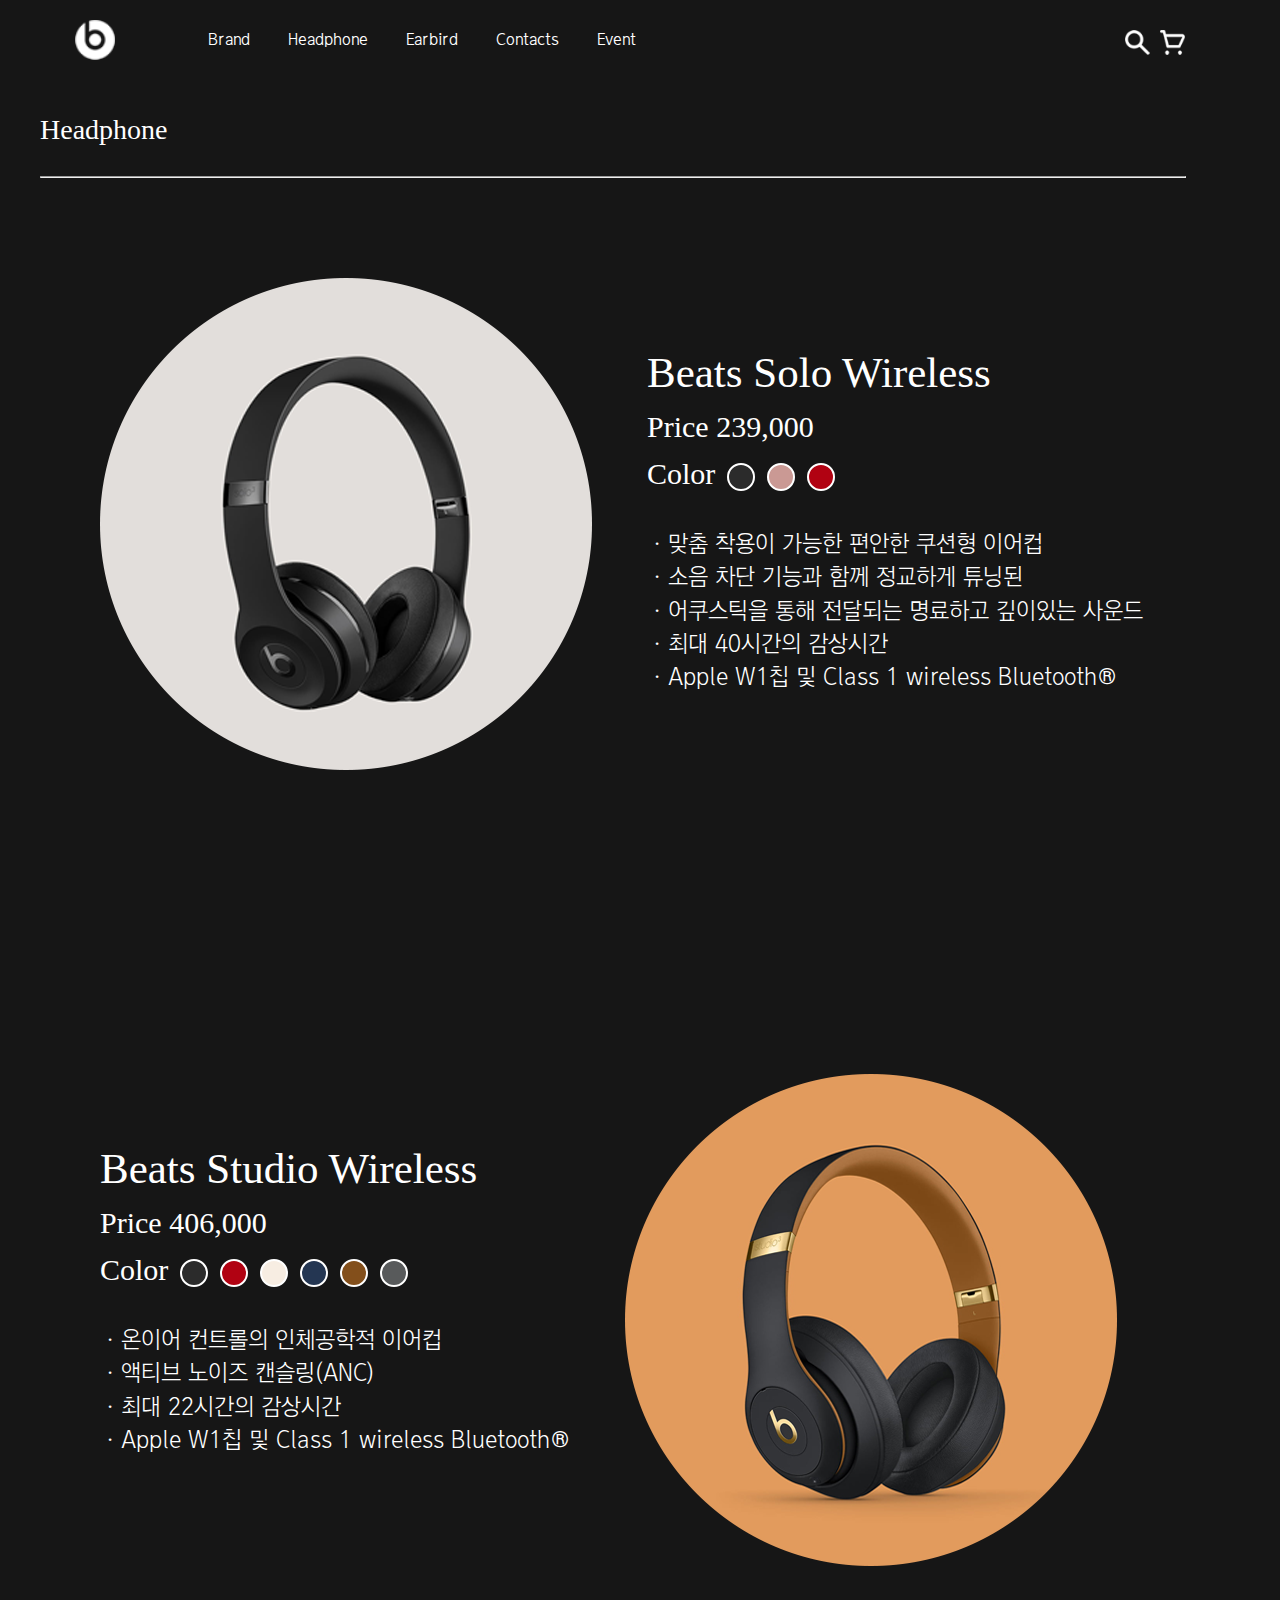
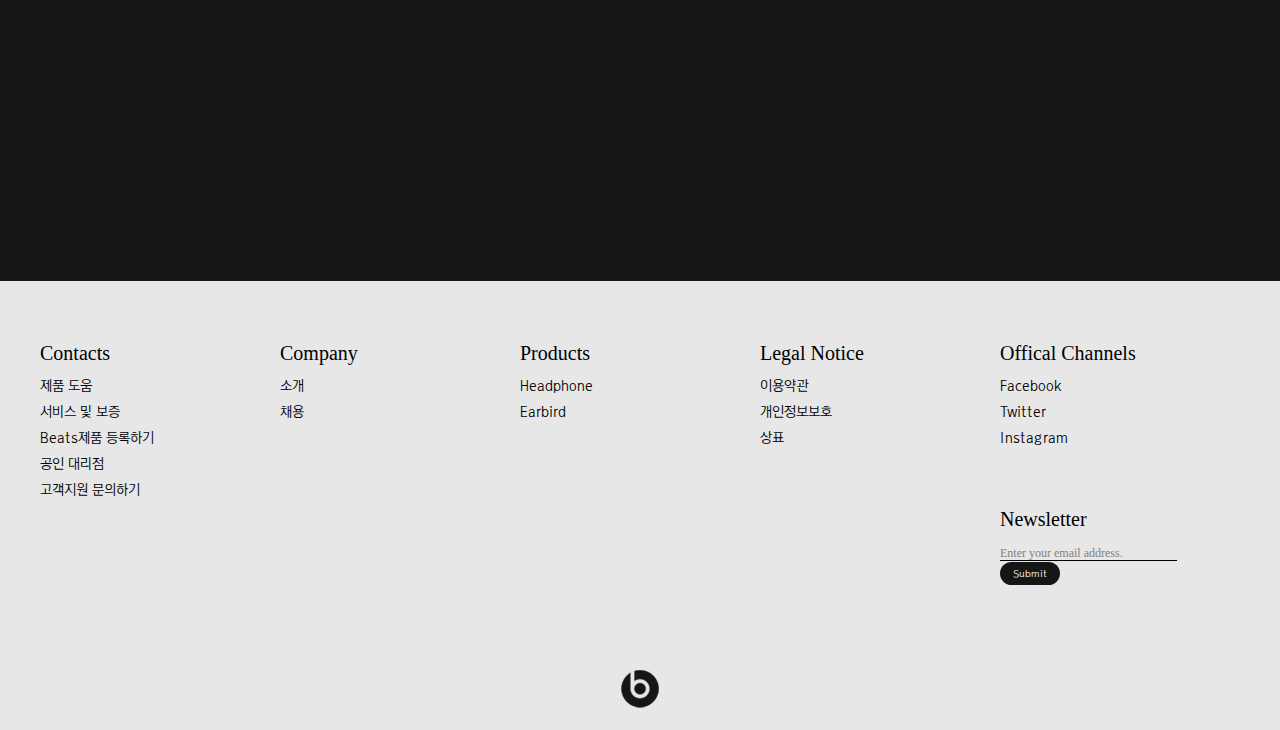
<file: index2.html>
<!DOCTYPE html>
<html lang="en">
  <head>
    <meta charset="UTF-8" />
    <meta http-equiv="X-UA-Compatible" content="IE=edge" />
    <meta name="viewport" content="width=device-width, initial-scale=1.0" />
    <title>닥터드레 코리아</title>
    <link href="style.css" rel="stylesheet" />
    <link rel="shortcut icon" href="파비콘.png" />
    <style></style>
  </head>
  <body>
    <div id="skip">
      <a>본문 바로가기</a>
      <!--skipnav-->
    </div>
    <div class="all">
      <div id="header">
        <h1>
          <a href="index.html"><img src="img/로고3.png" alt="로고" /></a>
        </h1>
        <div class="nav">
          <ul>
            <li><a href="#">Brand</a></li>
            <li><a href="index2.html">Headphone</a></li>
            <li><a href="index3.html">Earbird</a></li>
            <li><a href="#">Contacts</a></li>
            <li><a href="index5.html">Event</a></li>
          </ul>
        </div>
        <div class="aside">
          <ul>
            <li>
              <a href="#"><img src="img/아이콘1.png" alt="검색" /></a>
            </li>
            <li>
              <a href="#"><img src="img/아이콘2.png" alt="구매" /></a>
            </li>
          </ul>
        </div>
      </div>
      <div id="headphone">
        <span>Headphone</span>
        <hr />
        <ul>
          <li class="left">
            <shield
              ><a href="#"
                ><img src="img/이미지2.png" alt="헤드폰" /><plus
                  >자세히 보기</plus
                ></a
              ></shield
            >
            <wrap>
              <h2><a href="#">Beats Solo Wireless</a></h2>
              <h3>Price 239,000</h3>
              <h4>
                Color
                <ul class="circle">
                  <li></li>
                  <li></li>
                  <li></li>
                </ul>
              </h4>
              <h5>
                ·맞춤 착용이 가능한 편안한 쿠션형 이어컵<br />·소음 차단 기능과
                함께 정교하게 튜닝된<br />·어쿠스틱을 통해 전달되는 명료하고
                깊이있는 사운드<br />·최대 40시간의 감상시간 <br />·Apple W1칩
                및 Class 1 wireless Bluetooth®
              </h5>
            </wrap>
          </li>
          <li class="right">
            <wrap>
              <h2><a href="index4.html">Beats Studio Wireless</a></h2>
              <h3>Price 406,000</h3>
              <h4>
                Color
                <ul class="circle">
                  <li></li>
                  <li></li>
                  <li></li>
                  <li></li>
                  <li></li>
                  <li></li>
                </ul>
              </h4>
              <h5>
                ·온이어 컨트롤의 인체공학적 이어컵<br />·액티브 노이즈
                캔슬링(ANC)<br />·최대 22시간의 감상시간<br />·Apple W1칩 및
                Class 1 wireless Bluetooth®
              </h5>
            </wrap>
            <shield
              ><a href="index4.html"
                ><img src="img/이미지5.png" alt="헤드폰2" /><plus
                  >자세히 보기</plus
                ></a
              ></shield
            >
          </li>
        </ul>
      </div>
    </div>
    <div class="wrap4">
      <div id="footer">
        <div class="nav2">
          <div class="line">
            <div class="contact">
              <ul>
                <li>Contacts</li>
                <li><a href="#">제품 도움</a></li>
                <li><a href="#">서비스 및 보증</a></li>
                <li><a href="#">Beats제품 등록하기</a></li>
                <li><a href="#">공인 대리점</a></li>
                <li><a href="#">고객지원 문의하기</a></li>
              </ul>
            </div>
            <div class="company">
              <ul>
                <li>Company</li>
                <li><a href="#">소개</a></li>
                <li><a href="#">채용</a></li>
              </ul>
            </div>
            <div class="prod">
              <ul>
                <li>Products</li>
                <li><a href="#">Headphone</a></li>
                <li><a href="#">Earbird</a></li>
              </ul>
            </div>
            <div class="notice">
              <ul>
                <li>Legal Notice</li>
                <li><a href="#">이용약관</a></li>
                <li><a href="#">개인정보보호</a></li>
                <li><a href="#">상표</a></li>
              </ul>
            </div>
            <div class="channel">
              <ul>
                <li>Offical Channels</li>
                <li><a href="#">Facebook</a></li>
                <li><a href="#">Twitter</a></li>
                <li><a href="#">Instagram</a></li>
              </ul>
            </div>
          </div>
          <div class="news">
            <p>Newsletter</p>
            <form>
              <input type="text" placeholder="Enter your email address." />
              <button>Submit</button>
            </form>
          </div>
        </div>
        <h1><img src="img/로고2.png" alt="로고2" /></h1>
      </div>
    </div>
  </body>
</html>
</file>
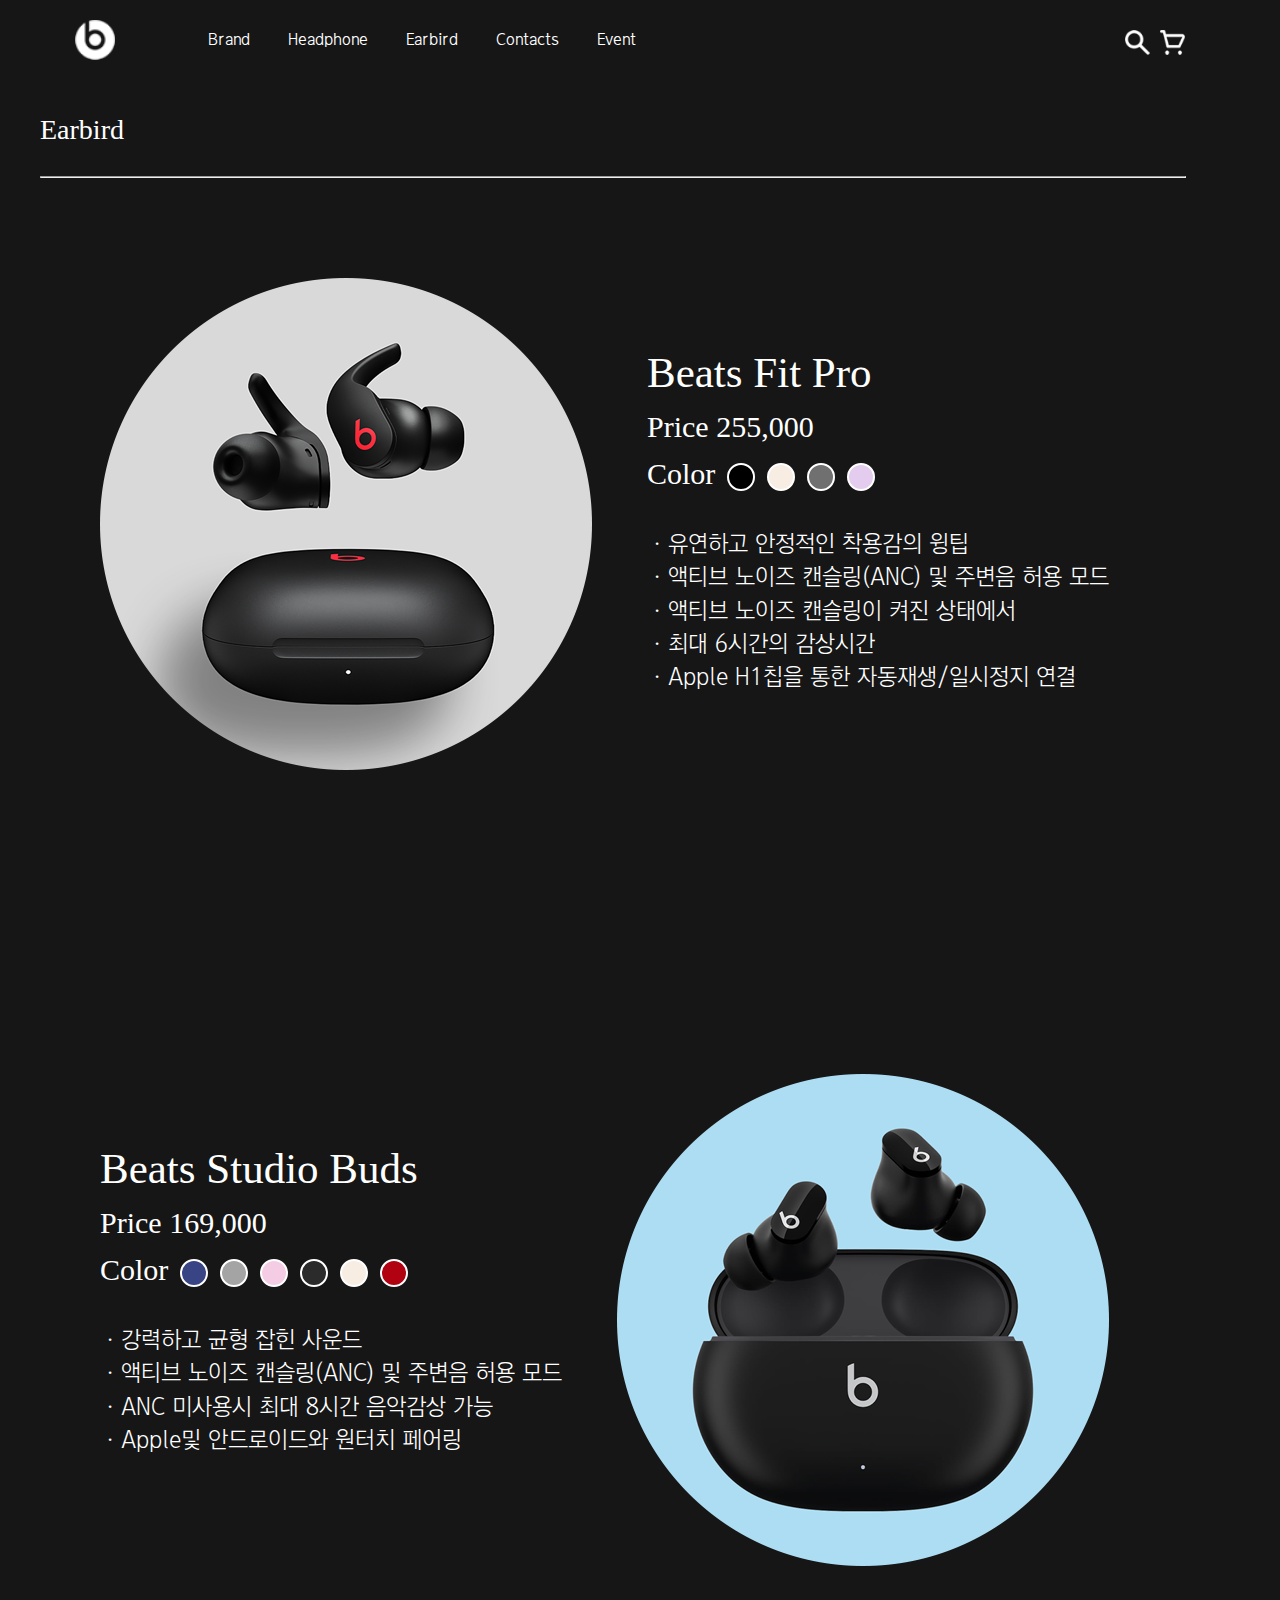
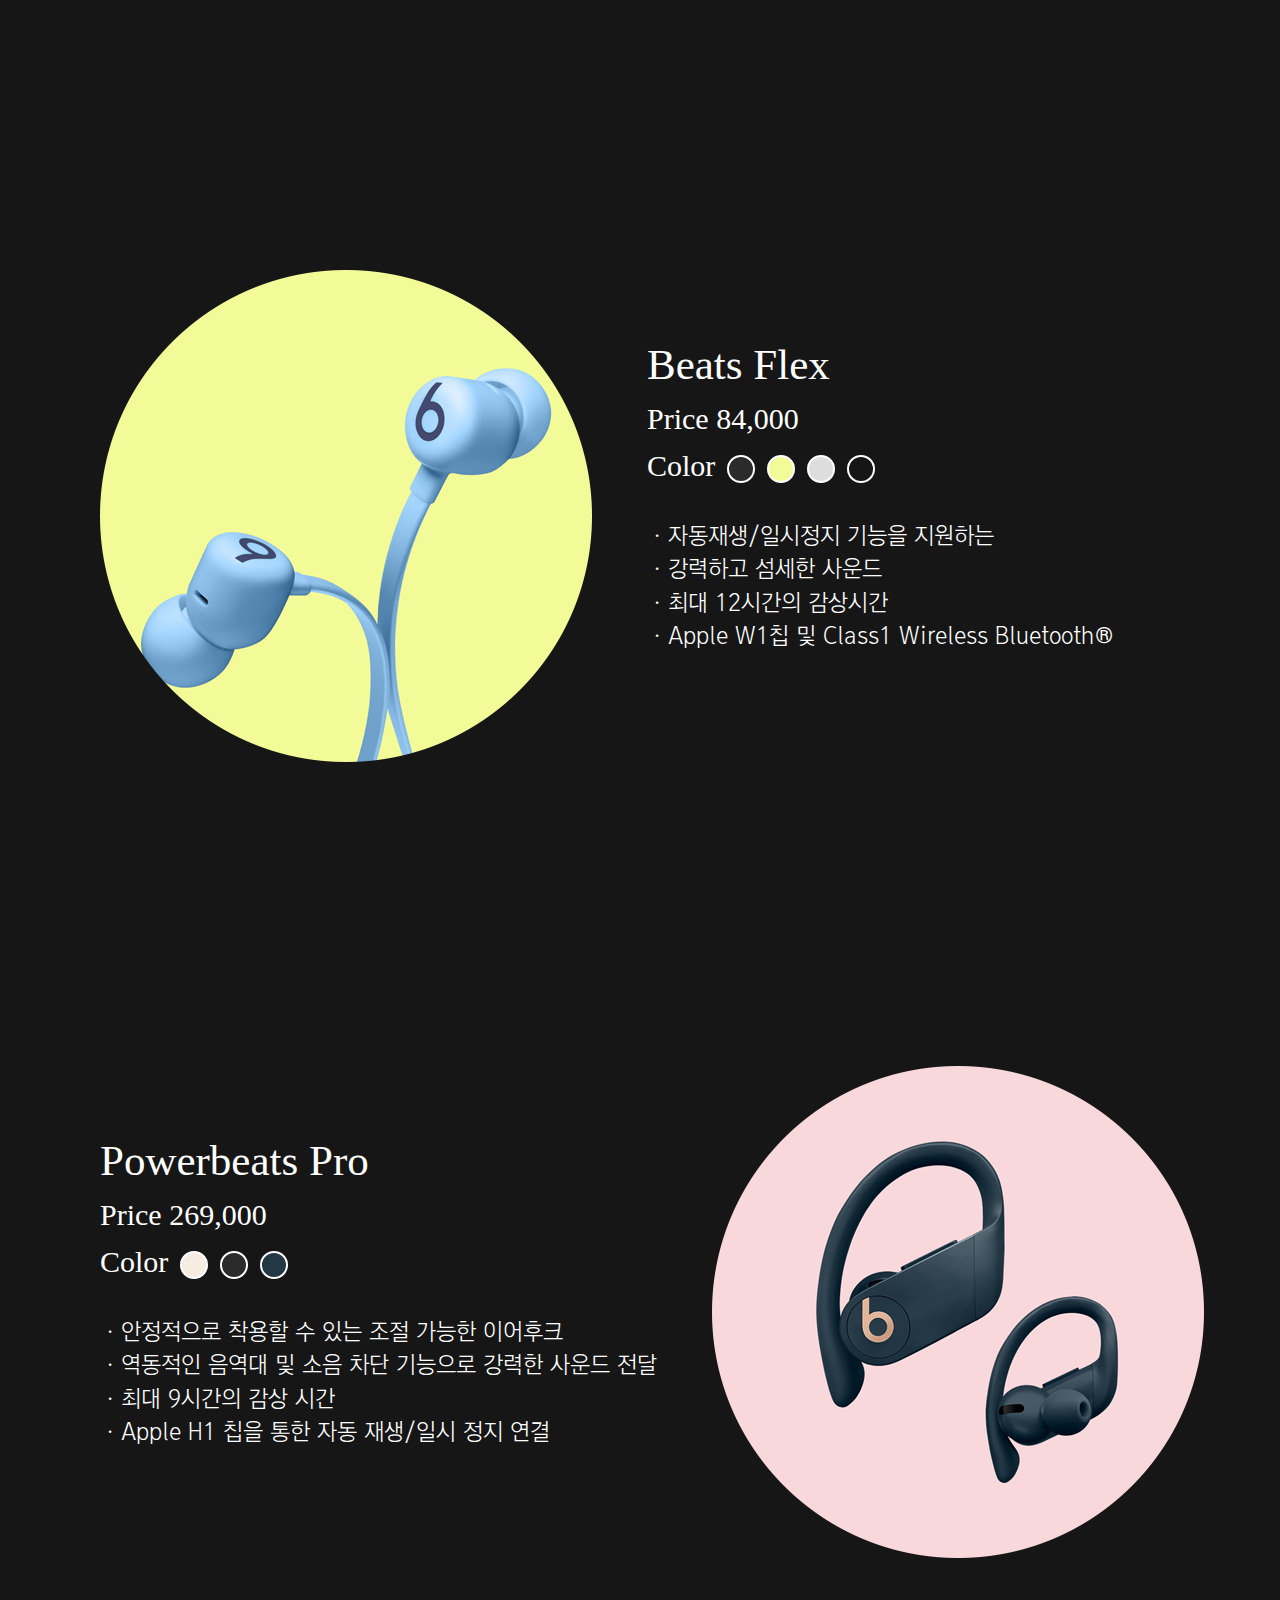
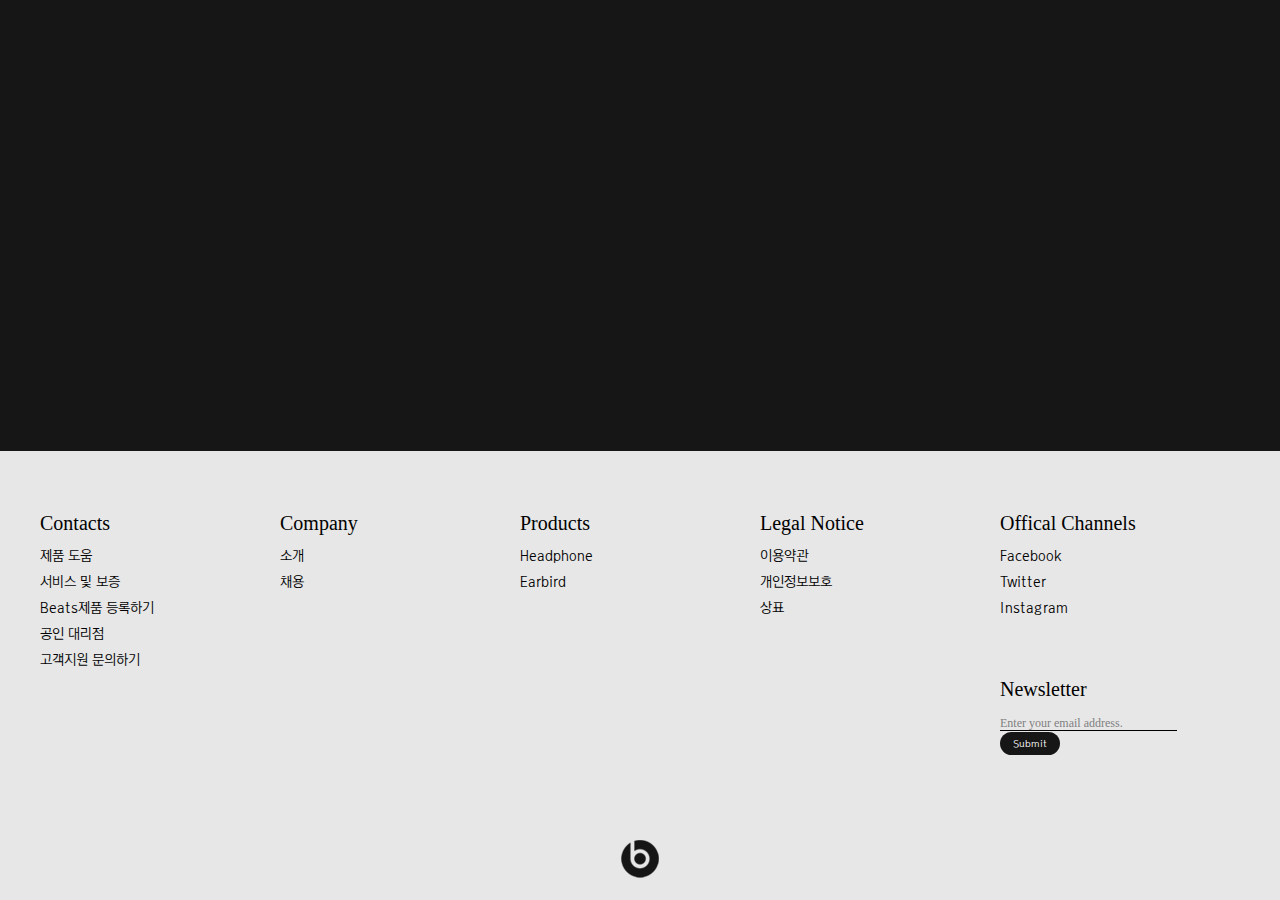
<file: index3.html>
<!DOCTYPE html>
<html lang="en">
  <head>
    <meta charset="UTF-8" />
    <meta http-equiv="X-UA-Compatible" content="IE=edge" />
    <meta name="viewport" content="width=device-width, initial-scale=1.0" />
    <title>닥터드레 코리아</title>
    <link href="style.css" rel="stylesheet" />
    <link rel="shortcut icon" href="파비콘.png" />
    <style></style>
  </head>
  <body>
    <div id="skip">
      <a>본문 바로가기</a>
      <!--skipnav-->
    </div>
    <div class="all">
      <div id="header">
        <h1>
          <a href="index.html"><img src="img/로고3.png" alt="로고" /></a>
        </h1>
        <div class="nav">
          <ul>
            <li><a href="#">Brand</a></li>
            <li><a href="index2.html">Headphone</a></li>
            <li><a href="index3.html">Earbird</a></li>
            <li><a href="#">Contacts</a></li>
            <li><a href="index5.html">Event</a></li>
          </ul>
        </div>
        <div class="aside">
          <ul>
            <li>
              <a href="#"><img src="img/아이콘1.png" alt="검색" /></a>
            </li>
            <li>
              <a href="#"><img src="img/아이콘2.png" alt="구매" /></a>
            </li>
          </ul>
        </div>
      </div>
      <div id="earbird">
        <span>Earbird</span>
        <hr />
        <ul>
          <li class="left">
            <shield
              ><a href="#"
                ><img src="img/이미지3.png" alt="이어버드" /><plus
                  >자세히 보기</plus
                ></a
              ></shield
            >
            <wrap>
              <h2><a href="#">Beats Fit Pro</a></h2>
              <h3>Price 255,000</h3>
              <h4>
                Color
                <ul class="circle">
                  <li></li>
                  <li></li>
                  <li></li>
                  <li></li>
                </ul>
              </h4>
              <h5>
                ·유연하고 안정적인 착용감의 윙팁<br />·액티브 노이즈 캔슬링(ANC)
                및 주변음 허용 모드<br />·액티브 노이즈 캔슬링이 켜진
                상태에서<br />·최대 6시간의 감상시간 <br />·Apple H1칩을 통한
                자동재생/일시정지 연결
              </h5>
            </wrap>
          </li>
          <li class="right">
            <wrap>
              <h2><a href="#">Beats Studio Buds</a></h2>
              <h3>Price 169,000</h3>
              <h4>
                Color
                <ul class="circle">
                  <li></li>
                  <li></li>
                  <li></li>
                  <li></li>
                  <li></li>
                  <li></li>
                </ul>
              </h4>
              <h5>
                ·강력하고 균형 잡힌 사운드<br />·액티브 노이즈 캔슬링(ANC) 및
                주변음 허용 모드<br />·ANC 미사용시 최대 8시간 음악감상 가능<br />·Apple및
                안드로이드와 원터치 페어링
              </h5>
            </wrap>
            <shield
              ><a href="#"
                ><img src="img/이미지6.png" alt="이어버드2" /><plus
                  >자세히 보기</plus
                ></a
              ></shield
            >
          </li>
          <li class="left2">
            <shield
              ><a href="#"
                ><img src="img/이미지7.png" alt="이어버드3" /><plus
                  >자세히 보기</plus
                ></a
              ></shield
            >
            <wrap>
              <h2><a href="#">Beats Flex</a></h2>
              <h3>Price 84,000</h3>
              <h4>
                Color
                <ul class="circle">
                  <li></li>
                  <li></li>
                  <li></li>
                  <li></li>
                </ul>
              </h4>
              <h5>
                ·자동재생/일시정지 기능을 지원하는<br />·강력하고 섬세한
                사운드<br />·최대 12시간의 감상시간<br />·Apple W1칩 및 Class1
                Wireless Bluetooth®
              </h5>
            </wrap>
          </li>
          <li class="right2">
            <wrap>
              <h2><a href="#">Powerbeats Pro</a></h2>
              <h3>Price 269,000</h3>
              <h4>
                Color
                <ul class="circle">
                  <li></li>
                  <li></li>
                  <li></li>
                </ul>
              </h4>
              <h5>
                ·안정적으로 착용할 수 있는 조절 가능한 이어후크<br />·역동적인
                음역대 및 소음 차단 기능으로 강력한 사운드 전달<br />·최대
                9시간의 감상 시간<br />·Apple H1 칩을 통한 자동 재생/일시 정지
                연결
              </h5>
            </wrap>
            <shield
              ><a href="#"
                ><img src="img/이미지8.png" alt="이어버드2" /><plus
                  >자세히 보기</plus
                ></a
              ></shield
            >
          </li>
        </ul>
      </div>
    </div>
    <div class="wrap4">
      <div id="footer">
        <div class="nav2">
          <div class="line">
            <div class="contact">
              <ul>
                <li>Contacts</li>
                <li><a href="#">제품 도움</a></li>
                <li><a href="#">서비스 및 보증</a></li>
                <li><a href="#">Beats제품 등록하기</a></li>
                <li><a href="#">공인 대리점</a></li>
                <li><a href="#">고객지원 문의하기</a></li>
              </ul>
            </div>
            <div class="company">
              <ul>
                <li>Company</li>
                <li><a href="#">소개</a></li>
                <li><a href="#">채용</a></li>
              </ul>
            </div>
            <div class="prod">
              <ul>
                <li>Products</li>
                <li><a href="#">Headphone</a></li>
                <li><a href="#">Earbird</a></li>
              </ul>
            </div>
            <div class="notice">
              <ul>
                <li>Legal Notice</li>
                <li><a href="#">이용약관</a></li>
                <li><a href="#">개인정보보호</a></li>
                <li><a href="#">상표</a></li>
              </ul>
            </div>
            <div class="channel">
              <ul>
                <li>Offical Channels</li>
                <li><a href="#">Facebook</a></li>
                <li><a href="#">Twitter</a></li>
                <li><a href="#">Instagram</a></li>
              </ul>
            </div>
          </div>
          <div class="news">
            <p>Newsletter</p>
            <form>
              <input type="text" placeholder="Enter your email address." />
              <button>Submit</button>
            </form>
          </div>
        </div>
        <h1><img src="img/로고2.png" alt="로고2" /></h1>
      </div>
    </div>
  </body>
</html>
</file>
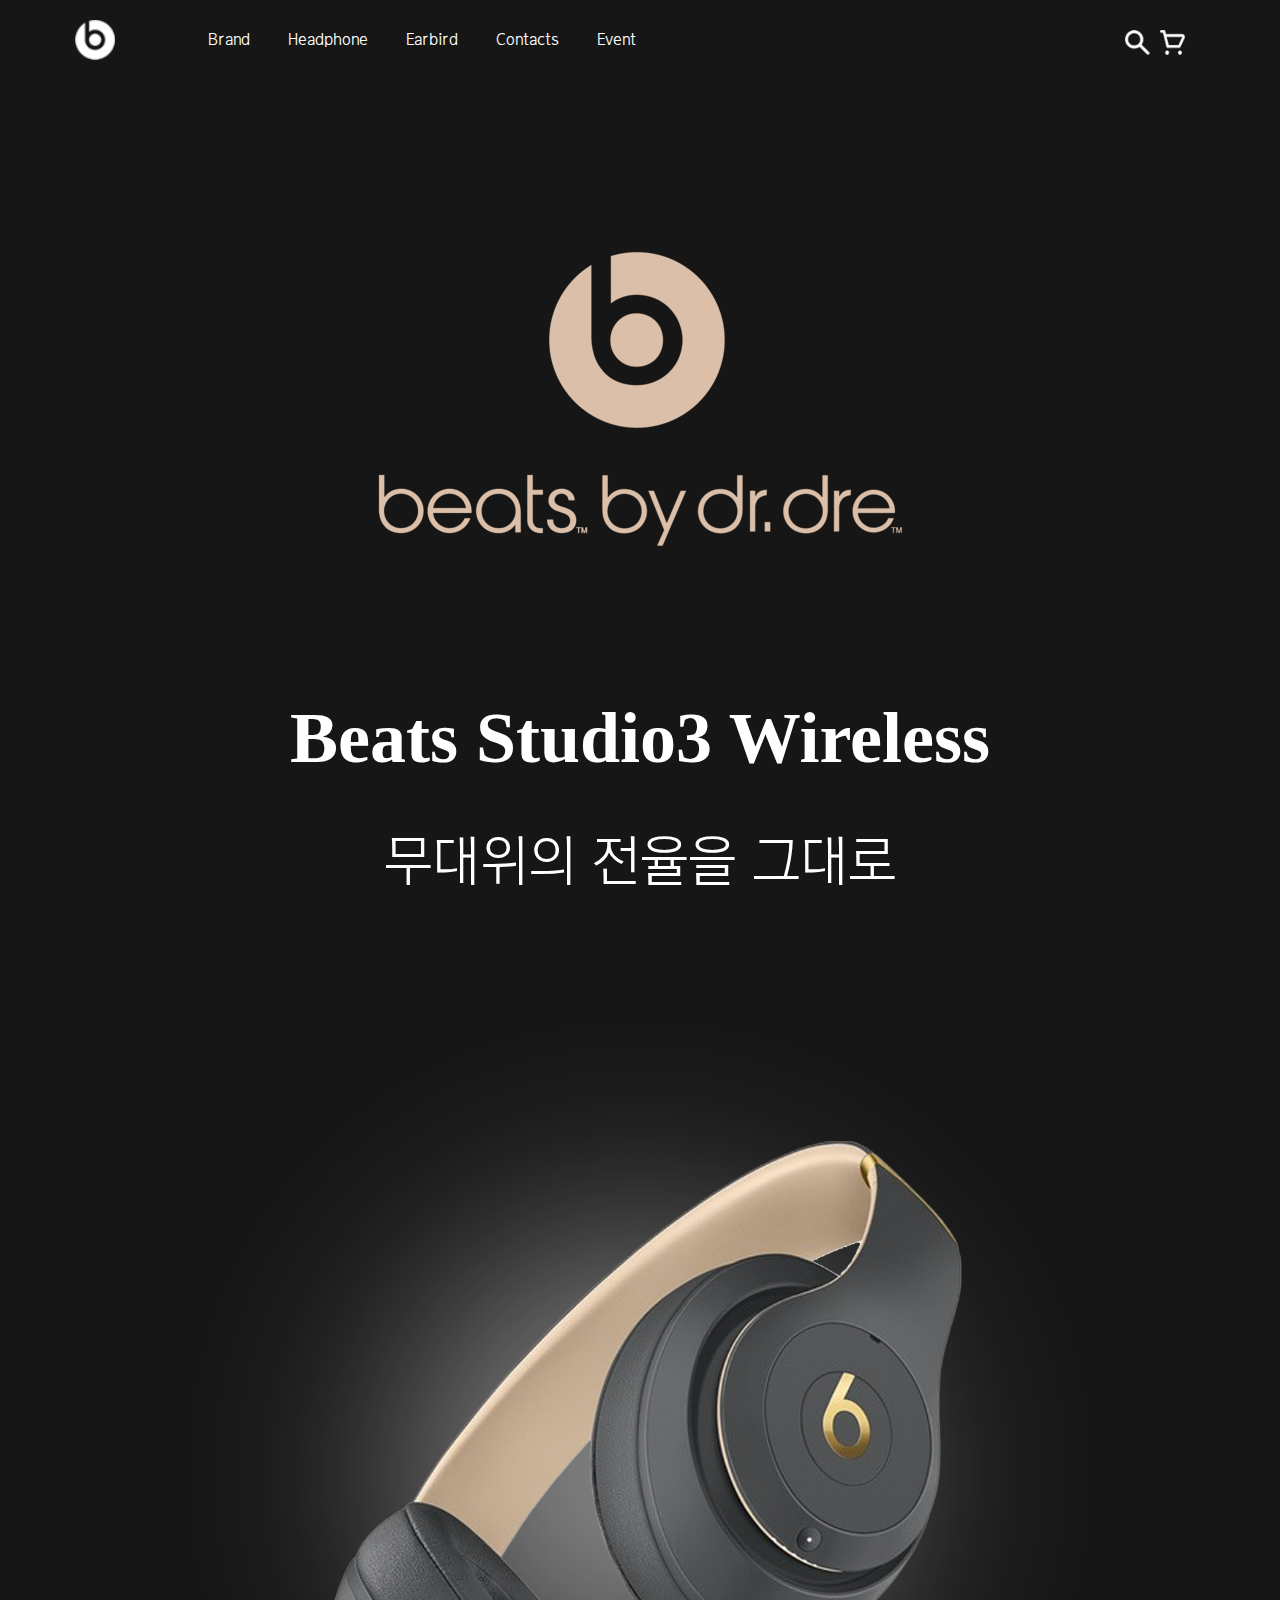
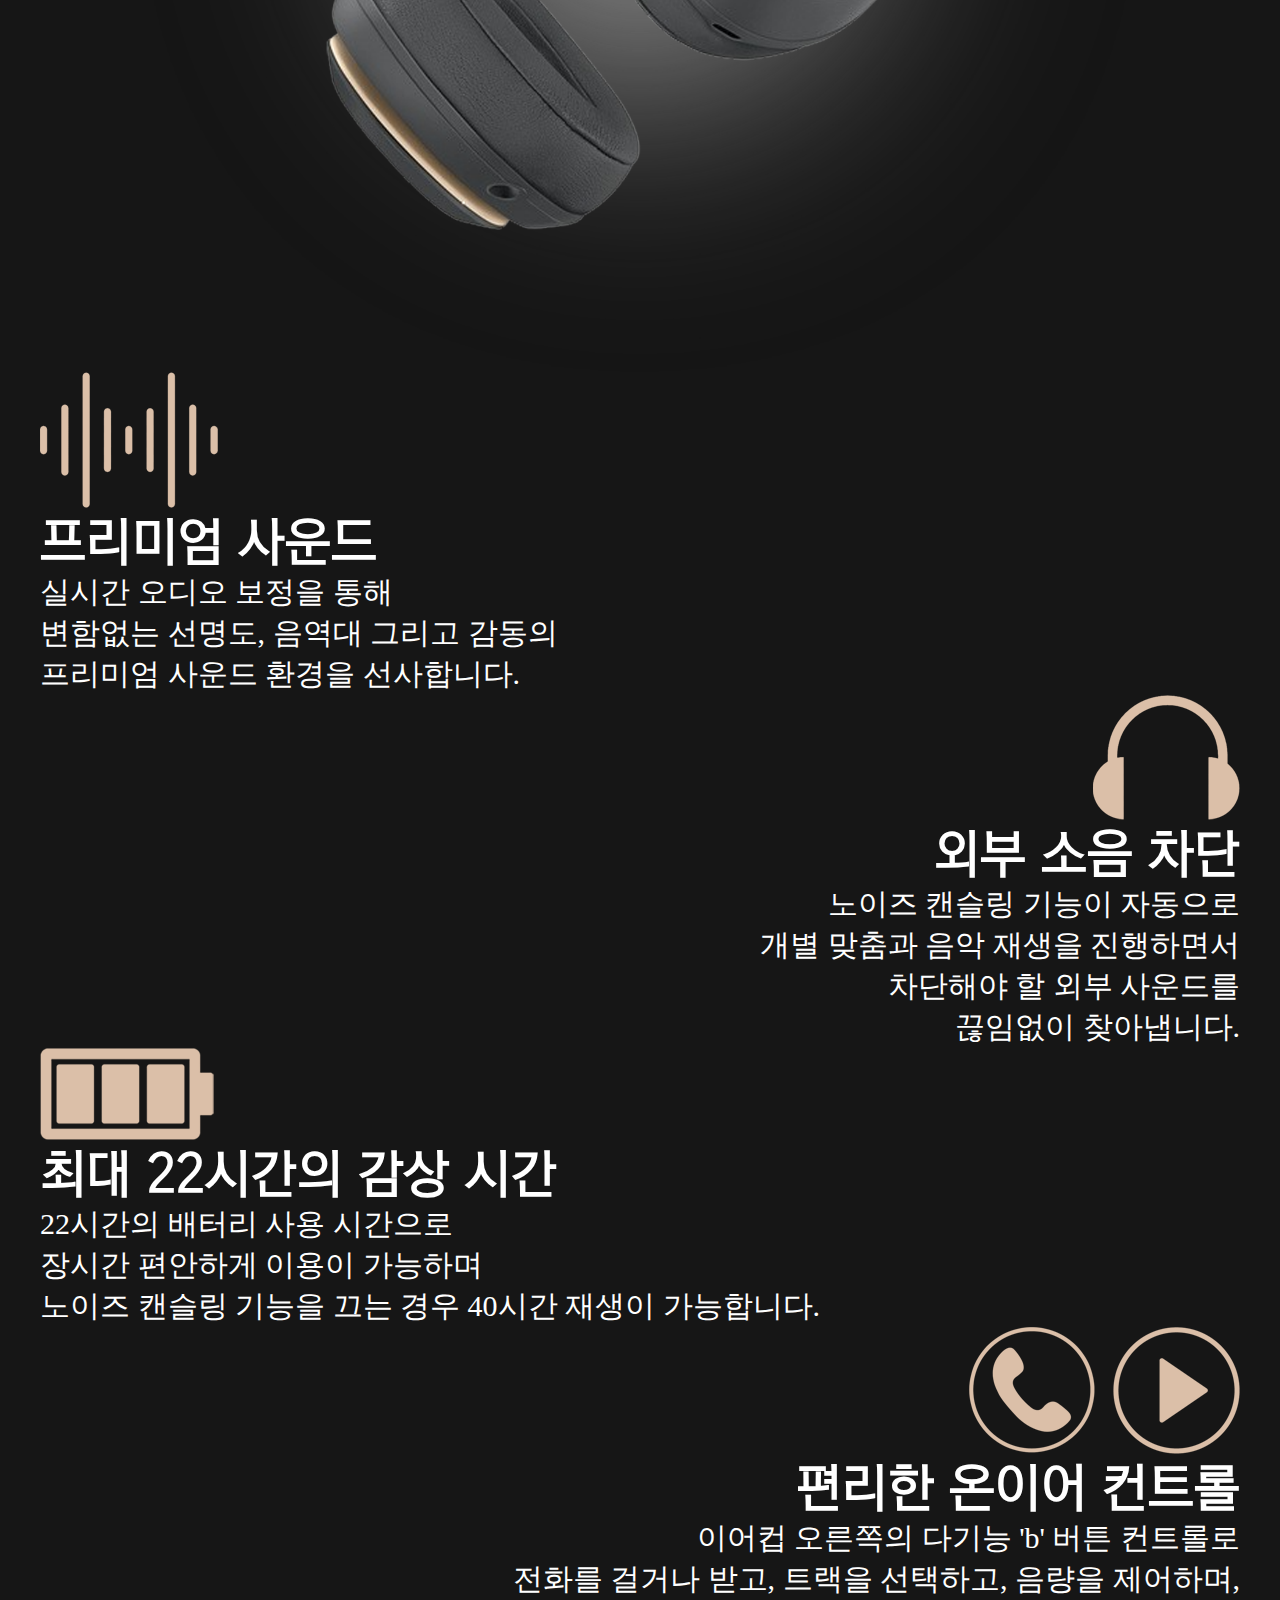
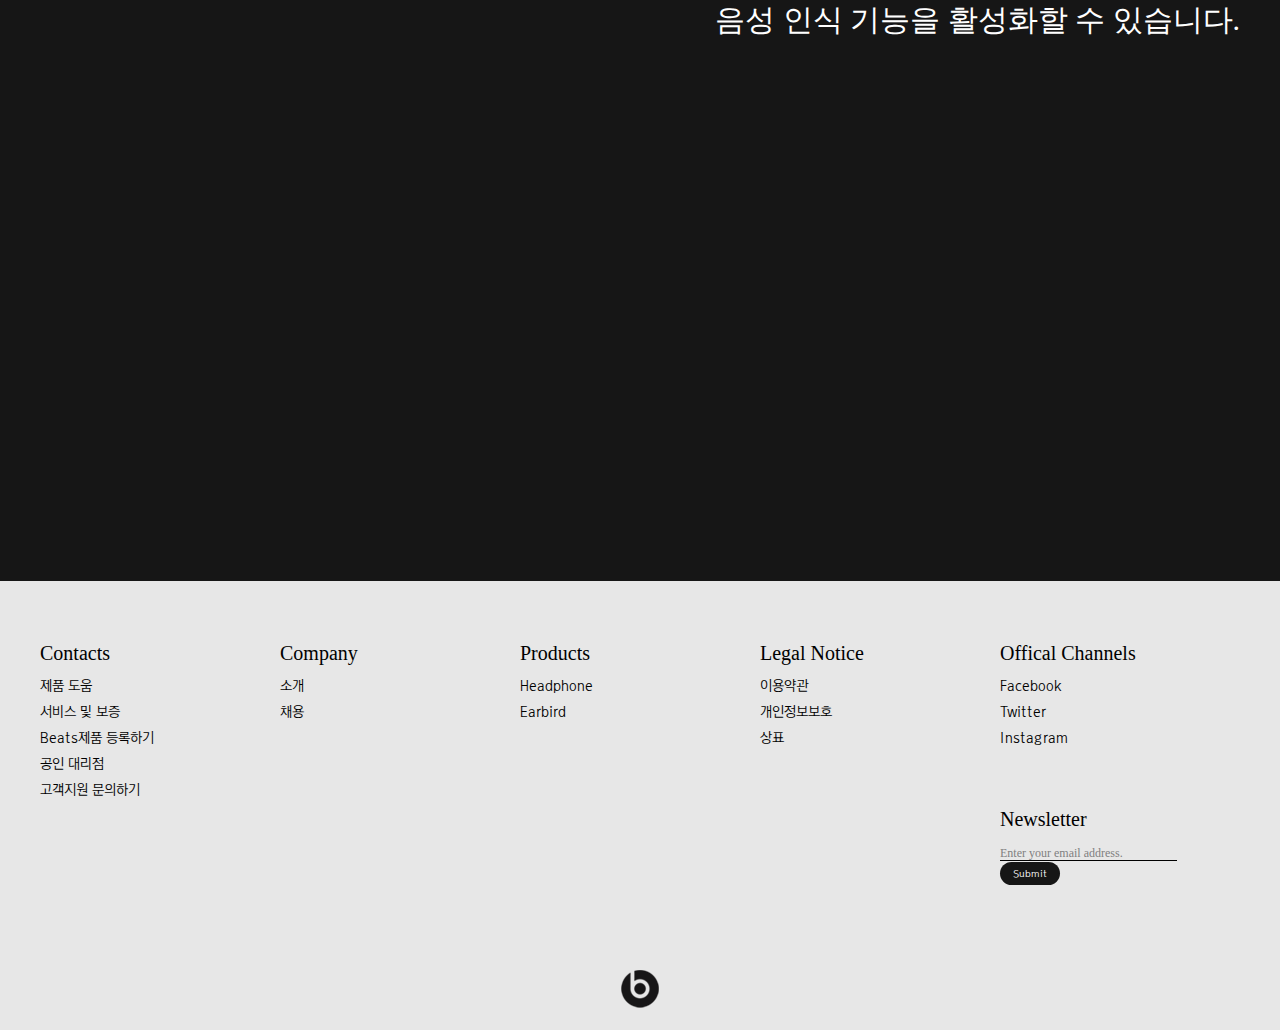
<file: index4.html>
<!DOCTYPE html>
<html lang="en">
  <head>
    <meta charset="UTF-8" />
    <meta http-equiv="X-UA-Compatible" content="IE=edge" />
    <meta name="viewport" content="width=device-width, initial-scale=1.0" />
    <title>닥터드레 코리아</title>
    <link href="style.css" rel="stylesheet" />
    <link rel="shortcut icon" href="파비콘.png" />
    <style></style>
  </head>
  <body>
    <div id="skip">
      <a>본문 바로가기</a>
      <!--skipnav-->
    </div>
    <div class="all">
      <div id="header">
        <h1>
          <a href="index.html"><img src="img/로고3.png" alt="로고" /></a>
        </h1>
        <div class="nav">
          <ul>
            <li><a href="#">Brand</a></li>
            <li><a href="index2.html">Headphone</a></li>
            <li><a href="index3.html">Earbird</a></li>
            <li><a href="#">Contacts</a></li>
            <li><a href="index5.html">Event</a></li>
          </ul>
        </div>
        <div class="aside">
          <ul>
            <li>
              <a href="#"><img src="img/아이콘1.png" alt="검색" /></a>
            </li>
            <li>
              <a href="#"><img src="img/아이콘2.png" alt="구매" /></a>
            </li>
          </ul>
        </div>
      </div>
      <div id="introduce">
        <img src="img/이미지9.png" alt="닥터드레" />
        <h2>Beats Studio3 Wireless</h2>
        <h3>무대위의 전율을 그대로</h3>
        <img src="img/이미지10.png" alt="헤드폰" />
        <ul>
          <li class="sound">
            <img src="img/이미지11.png" alt="사운드" />
            <h4>프리미엄 사운드</h4>
            <h5>
              실시간 오디오 보정을 통해<br />변함없는 선명도, 음역대 그리고
              감동의<br />프리미엄 사운드 환경을 선사합니다.
            </h5>
          </li>
          <li class="noise">
            <img src="img/이미지12.png" alt="소" />
            <h4>외부 소음 차단</h4>
            <h5>
              노이즈 캔슬링 기능이 자동으로<br />개별 맞춤과 음악 재생을
              진행하면서<br />차단해야 할 외부 사운드를<br />끊임없이
              찾아냅니다.
            </h5>
          </li>
          <li class="battery">
            <img src="img/이미지13.png" alt="시" />
            <h4>최대 22시간의 감상 시간</h4>
            <h5>
              22시간의 배터리 사용 시간으로<br />장시간 편안하게 이용이
              가능하며<br />노이즈 캔슬링 기능을 끄는 경우 40시간 재생이
              가능합니다.
            </h5>
          </li>
          <li class="ear">
            <img src="img/이미지14.png" alt="온이어" />
            <h4>편리한 온이어 컨트롤</h4>
            <h5>
              이어컵 오른쪽의 다기능 'b' 버튼 컨트롤로<br />전화를 걸거나 받고,
              트랙을 선택하고, 음량을 제어하며,<br />음성 인식 기능을 활성화할
              수 있습니다.
            </h5>
          </li>
        </ul>
      </div>
    </div>
    <div class="wrap4">
      <div id="footer">
        <div class="nav2">
          <div class="line">
            <div class="contact">
              <ul>
                <li>Contacts</li>
                <li><a href="#">제품 도움</a></li>
                <li><a href="#">서비스 및 보증</a></li>
                <li><a href="#">Beats제품 등록하기</a></li>
                <li><a href="#">공인 대리점</a></li>
                <li><a href="#">고객지원 문의하기</a></li>
              </ul>
            </div>
            <div class="company">
              <ul>
                <li>Company</li>
                <li><a href="#">소개</a></li>
                <li><a href="#">채용</a></li>
              </ul>
            </div>
            <div class="prod">
              <ul>
                <li>Products</li>
                <li><a href="#">Headphone</a></li>
                <li><a href="#">Earbird</a></li>
              </ul>
            </div>
            <div class="notice">
              <ul>
                <li>Legal Notice</li>
                <li><a href="#">이용약관</a></li>
                <li><a href="#">개인정보보호</a></li>
                <li><a href="#">상표</a></li>
              </ul>
            </div>
            <div class="channel">
              <ul>
                <li>Offical Channels</li>
                <li><a href="#">Facebook</a></li>
                <li><a href="#">Twitter</a></li>
                <li><a href="#">Instagram</a></li>
              </ul>
            </div>
          </div>
          <div class="news">
            <p>Newsletter</p>
            <form>
              <input type="text" placeholder="Enter your email address." />
              <button>Submit</button>
            </form>
          </div>
        </div>
        <h1><img src="img/로고2.png" alt="로고2" /></h1>
      </div>
    </div>
  </body>
</html>
</file>
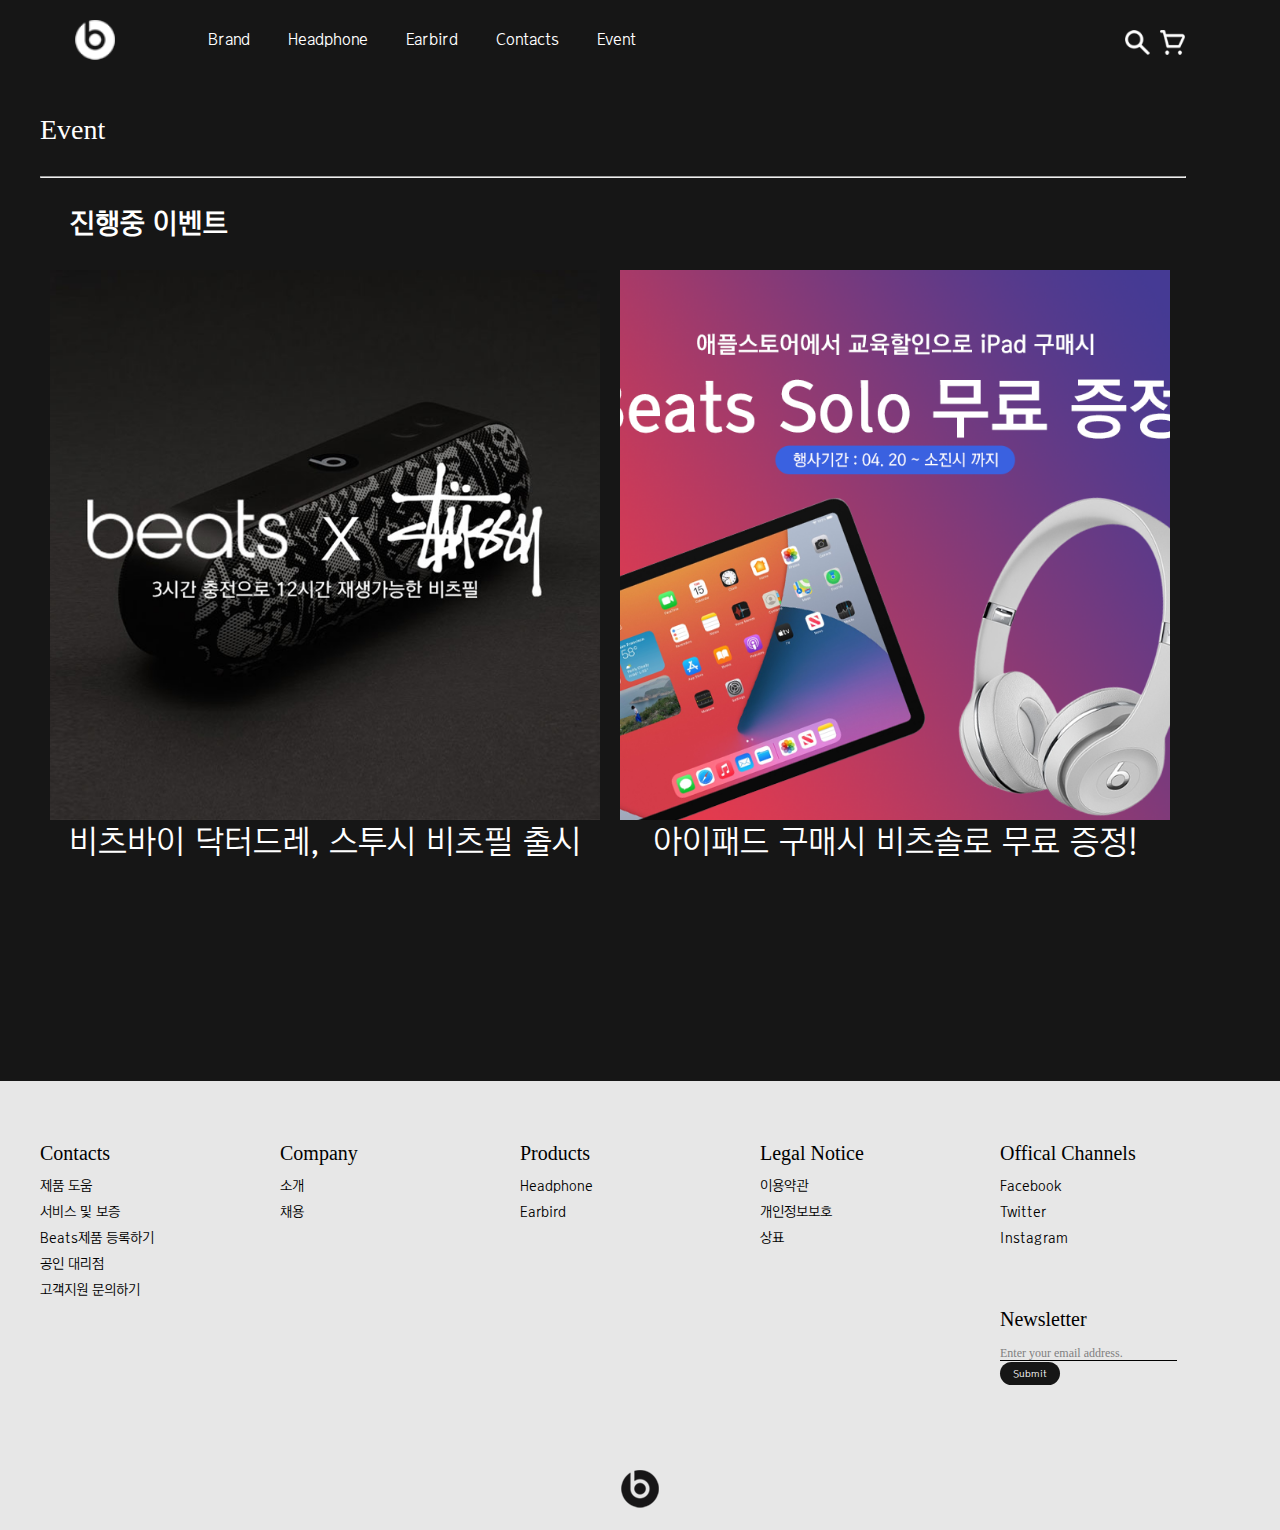
<file: index5.html>
<!DOCTYPE html>
<html lang="en">
  <head>
    <meta charset="UTF-8" />
    <meta http-equiv="X-UA-Compatible" content="IE=edge" />
    <meta name="viewport" content="width=device-width, initial-scale=1.0" />
    <title>닥터드레 코리아</title>
    <link href="style.css" rel="stylesheet" />
    <link rel="shortcut icon" href="파비콘.png" />
    <style></style>
  </head>
  <body>
    <div id="skip">
      <a>본문 바로가기</a>
      <!--skipnav-->
    </div>
    <div class="all">
      <div id="header">
        <h1>
          <a href="index.html"><img src="img/로고3.png" alt="로고" /></a>
        </h1>
        <div class="nav">
          <ul>
            <li><a href="#">Brand</a></li>
            <li><a href="index2.html">Headphone</a></li>
            <li><a href="index3.html">Earbird</a></li>
            <li><a href="#">Contacts</a></li>
            <li><a href="index5.html">Event</a></li>
          </ul>
        </div>
        <div class="aside">
          <ul>
            <li>
              <a href="#"><img src="img/아이콘1.png" alt="검색" /></a>
            </li>
            <li>
              <a href="#"><img src="img/아이콘2.png" alt="구매" /></a>
            </li>
          </ul>
        </div>
      </div>
      <div id="event2">
        <span>Event</span>
        <hr />
        <h2>진행중 이벤트</h2>
        <ul>
          <li class="stussy">
            <a href="#">
              <img src="img/이벤트3.png" alt="이벤트3" />
              <span>비츠바이 닥터드레, 스투시 비츠필 출시</span>
            </a>
          </li>
          <li class="ipad">
            <a href="#">
              <img src="img/이벤트4.png" alt="이벤트4" />
              <span>아이패드 구매시 비츠솔로 무료 증정!</span>
            </a>
          </li>
        </ul>
      </div>
    </div>
    <div class="wrap4">
      <div id="footer">
        <div class="nav2">
          <div class="line">
            <div class="contact">
              <ul>
                <li>Contacts</li>
                <li><a href="#">제품 도움</a></li>
                <li><a href="#">서비스 및 보증</a></li>
                <li><a href="#">Beats제품 등록하기</a></li>
                <li><a href="#">공인 대리점</a></li>
                <li><a href="#">고객지원 문의하기</a></li>
              </ul>
            </div>
            <div class="company">
              <ul>
                <li>Company</li>
                <li><a href="#">소개</a></li>
                <li><a href="#">채용</a></li>
              </ul>
            </div>
            <div class="prod">
              <ul>
                <li>Products</li>
                <li><a href="#">Headphone</a></li>
                <li><a href="#">Earbird</a></li>
              </ul>
            </div>
            <div class="notice">
              <ul>
                <li>Legal Notice</li>
                <li><a href="#">이용약관</a></li>
                <li><a href="#">개인정보보호</a></li>
                <li><a href="#">상표</a></li>
              </ul>
            </div>
            <div class="channel">
              <ul>
                <li>Offical Channels</li>
                <li><a href="#">Facebook</a></li>
                <li><a href="#">Twitter</a></li>
                <li><a href="#">Instagram</a></li>
              </ul>
            </div>
          </div>
          <div class="news">
            <p>Newsletter</p>
            <form>
              <input type="text" placeholder="Enter your email address." />
              <button>Submit</button>
            </form>
          </div>
        </div>
        <h1><img src="img/로고2.png" alt="로고2" /></h1>
      </div>
    </div>
  </body>
</html>
</file>
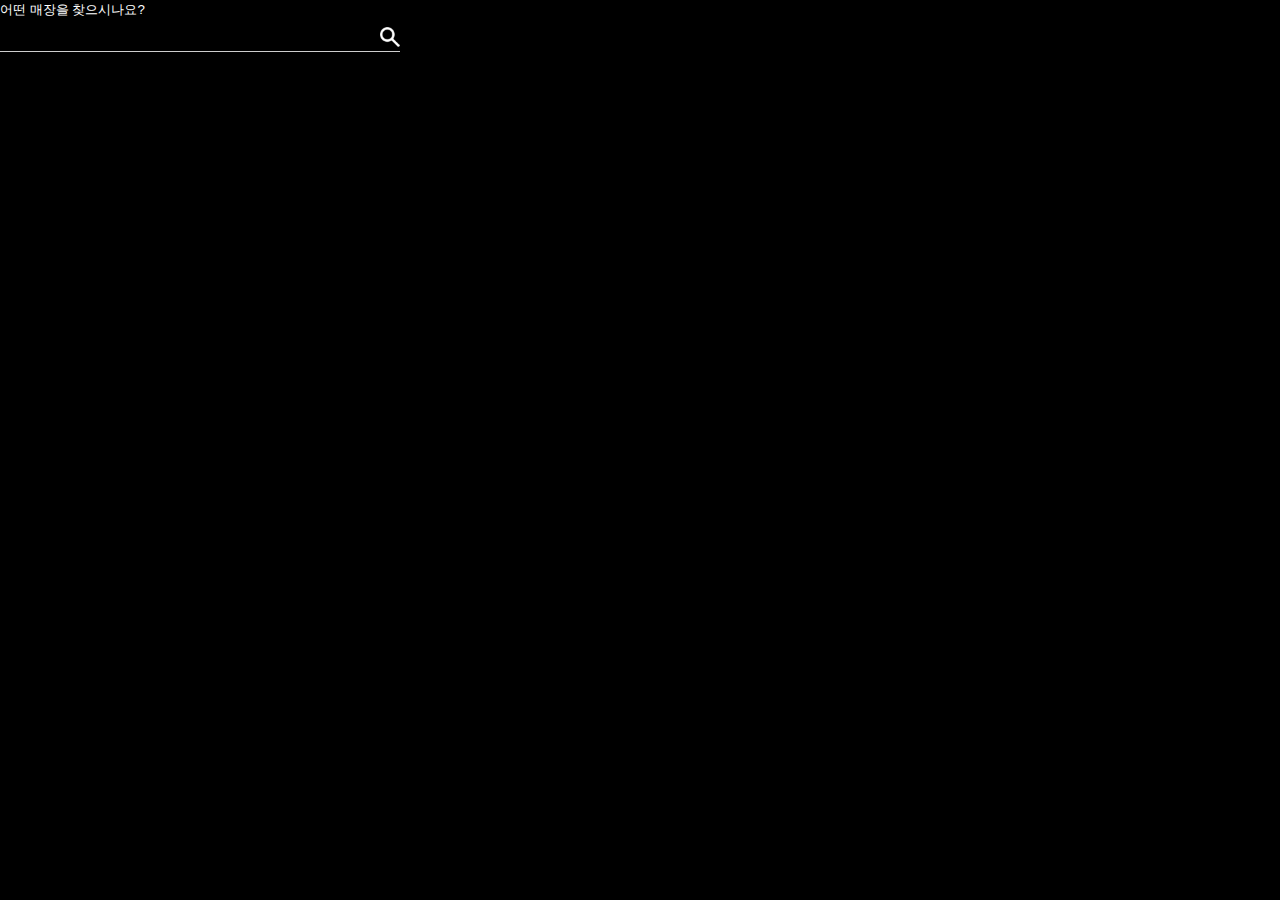
<file: login.html>
<!DOCTYPE html>
<html>
  <head>
    <meta charset="utf-8" />
    <title>무제 문서</title>

    <style>
      * {
        margin: 0;
        padding: 0;
        background: black;
      }
      .searching {
        width: 400px;
        position: absolute;
        border-bottom: 1px solid #cdcdcd;
      }
      form input[type="text"] {
        background: none;
        outline: none;
        border: none;
        color: white;
        padding-bottom: 10px;
        display: inline;
      }
      form input[type="image"] {
        width: 20px;
        height: 20px;
        margin-left: 380px;
      }
      input::placeholder {
        color: white;
      }
    </style>
  </head>

  <body>
    <form>
      <div class="searching">
        <input type="text" placeholder="어떤 매장을 찾으시나요?" />
        <input type="image" src="img/아이콘1.png" alt="검색" />
      </div>
    </form>
  </body>
</html>
</file>
<file: style.css>
@charset "utf-8";
/* CSS Document */

@font-face {
  font-family: "a고딕11";
  src: url("img/a고딕11.ttf");
}
@font-face {
  font-family: "a고딕12";
  src: url("img/a고딕12.ttf");
}
@font-face {
  font-family: "TmonMonsori";
  src: url("img/TmonMonsori.ttf");
}

* {
  padding: 0;
  margin: 0;
}
li {
  list-style: none;
}
a {
  text-decoration: none;
  color: inherit;
}

#skip {
  position: absolute;
  left: 0;
  top: 0;
  z-index: 3;
  width: 100%;
}
#skip a {
  display: block;
  width: 100%;
  text-align: center;
  background: #161616;
  color: white;
  font-size: 0;
  line-height: 0;
}
#skip a:focus {
  line-height: 50px;
  fone-size: 17px;
  font-family: "a고딕15";
}

.wrap {
  background: linear-gradient(to right bottom, #0f0f0f, #282828);
}
#header {
  width: 1200px;
  height: 81px;
  margin: 0 auto;
  position: relative;
  color: white;
}
#header h1 {
  float: left;
  margin: 20px 93px 0 35px;
}
#header h1 img {
  display: block;
  width: 40px;
  height: 40px;
}
#header .nav {
  float: left;
}
#header .nav ul {
  margin-top: 30px;
}
#header .nav ul li {
  float: left;
  font-family: "a고딕12";
}
#header .nav ul li a {
  padding: 0 38px 0 0;
}
#header .aside {
}
#header .aside ul {
  float: right;
  margin-right: 55px;
  margin-top: 30px;
}
#header .aside ul li {
  float: left;
}
#header .aside ul li:nth-of-type(2) {
  padding-left: 10px;
}
#header .aside ul li img {
  width: 25px;
  height: 25px;
}

#main {
  width: 1200px;
  height: 877px;
  margin: 0 auto;
  color: white;
  position: relative;
}
#main .view {
  padding-top: 250px;
}
#maim .view ul {
}
#main .view ul li:nth-of-type(1) {
  font-size: 72px;
  font-family: "TmonMonsori";
}
#main .view ul li:nth-of-type(2) {
  font-size: 72px;
  font-family: "TmonMonsori";
}
#main .view ul li:nth-of-type(3) {
  font-size: 20px;
  font-family: "a고딕11";
  padding-top: 53px;
}
#main .view ul li:nth-of-type(4) {
  font-size: 27px;
  font-family: "a고딕12";
  padding-top: 50px;
}
#main .view ul li a img {
  padding-left: 15px;
  vertical-align: middle;
}
#main .image {
  position: absolute;
  bottom: 0;
  right: 0;
}

.wrap2 {
  background: #161616;
}
#event {
  width: 1200px;
  height: 956px;
  margin: 0 auto;
}
#event > span {
  display: block;
  padding-top: 33px;
  padding-bottom: 30px;
  font-size: 28px;
  font-family: "a고딕15";
  color: white;
}
#event hr {
  size: 1px;
  width: 1144px;
}

#event .swiper-container {
  width: 1200px;
  height: 700px;
}
#event .swiper-wrapper {
}
#event .swiper-wrapper .swiper-slide {
}
#event .swiper-wrapper .swiper-slide img {
  padding-top: 30px;
}
#event .swiper-pagination {
  bottom: 25px;
}
#event .swiper-pagination-bullet {
  width: 13px;
  height: 13px;
  background: gray;
  opacity: 1;
} /* 하단 버튼 비활성화 */
#event .swiper-pagination-bullet-active {
  width: 13px;
  height: 13px;
  background: white;
} /* 하단 버튼 활성화 */

#product {
  width: 1200px;
  height: 1665px;
  margin: 0 auto;
}
#product h2 {
  display: block;
  padding-top: 33px;
  padding-bottom: 30px;
  font-size: 28px;
  font-family: "a고딕12";
  color: white;
}
#product hr {
  size: 1px;
  width: 1144px;
}
#product h3 {
  padding-top: 25px;
  font-size: 20px;
  font-family: "a고딕15";
  color: white;
  text-align: center;
  font-weight: normal;
}

#product .top {
}
#product .top h3 {
  display: inline-block;
  padding-left: 0;
  padding-top: 60px;
}
#product .top .swiper-container {
  width: 1200px;
  height: 700px;
}
#product .top .swiper-wrapper {
}
#product .top .swiper-wrapper .swiper-slide {
}
#product .top .swiper-wrapper .swiper-slide img {
  display: block;
  margin: 0 auto;
  padding-top: 115px;
}
#product .top .swiper-wrapper .swiper-slide h4 {
  text-align: center;
  color: white;
  font-family: "a고딕15";
  padding-top: 40px;
  font-weight: normal;
}
#product .top .swiper-pagination {
  top: 50px;
}
#product .top .swiper-pagination-bullet {
  width: 13px;
  height: 13px;
  background: gray;
  opacity: 1;
} /* 하단 버튼 비활성화 */
#product .top .swiper-pagination-bullet-active {
  width: 13px;
  height: 13px;
  background: white;
} /* 하단 버튼 활성화 */
#product .top .arrow {
  width: 50px;
  height: 50px;
  margin-top: -25px;
  position: absolute;
  left: 50%;
  top: 50%;
  z-index: 100;
  font-size: 50px;
  color: #fff;
  line-height: 40px;
  text-align: center;
  cursor: pointer;
}
#product .top .arrow.prev {
  margin-left: -500px;
}
#product .top .arrow.next {
  margin-left: 450px;
}

#product .bottom {
}
#product .bottom h3 {
  display: inline-block;
  padding-left: 0;
  padding-top: 30px;
}
#product .bottom .swiper-container {
  width: 1200px;
  height: 700px;
}
#product .bottom .swiper-wrapper {
}
#product .bottom .swiper-wrapper .swiper-slide {
}
#product .bottom .swiper-wrapper .swiper-slide img {
  display: block;
  margin: 0 auto;
  padding-top: 115px;
}
#product .bottom .swiper-wrapper .swiper-slide h4 {
  text-align: center;
  color: white;
  font-family: "a고딕15";
  padding-top: 40px;
  font-weight: normal;
}
#product .bottom .swiper-pagination {
  top: 50px;
}
#product .bottom .swiper-pagination-bullet {
  width: 13px;
  height: 13px;
  background: gray;
  opacity: 1;
} /* 하단 버튼 비활성화 */
#product .bottom .swiper-pagination-bullet-active {
  width: 13px;
  height: 13px;
  background: white;
} /* 하단 버튼 활성화 */
#product .bottom .arrow {
  width: 50px;
  height: 50px;
  margin-top: -25px;
  position: absolute;
  left: 50%;
  top: 50%;
  z-index: 100;
  font-size: 50px;
  color: #fff;
  line-height: 40px;
  text-align: center;
  cursor: pointer;
}
#product .bottom .arrow.prev {
  margin-left: -500px;
}
#product .bottom .arrow.next {
  margin-left: 450px;
}

.wrap3 {
  background: radial-gradient(circle, #dcb9b7, #b3817a);
}
#register {
  width: 1200px;
  height: 997px;
  margin: 0 auto;
}
#register span {
  display: block;
  padding-top: 33px;
  padding-bottom: 30px;
  font-size: 28px;
  font-family: "a고딕15";
  color: white;
}
#register hr {
  size: 1px;
  width: 1144px;
  color: white;
}
#register img {
  display: block;
  margin: 0 auto;
  padding-top: 70px;
}
#register form {
}
#register form input[type="text"] {
  display: block;
  width: 500px;
  height: 45px;
  border: 2px solid white;
  border-radius: 35px;
  background: none;
  outline: none;
  margin: 0 auto;
  color: white;
  font-size: 17px;
  font-family: "a고딕15";
  padding-left: 30px;
  padding-right: 30px;
}
#register form input::placeholder {
  color: white;
  font-size: 17px;
  font-family: "a고딕15";
}
#register form button {
  display: block;
  margin: 0 auto;
  margin-top: 25px;
  width: 180px;
  height: 40px;
  color: #b3817a;
  background: white;
  border: none;
  border-radius: 50px;
  font-size: 19px;
  text-align: center;
  font-family: "a고딕15";
  box-shadow: 0 4px 16px rgba(161, 116, 110, 0.3);
  transition: 0.3s;
}
#register form button:hover {
  box-shadow: 0 4px 16px rgba(161, 116, 110, 0.9);
}

.wrap4 {
  background: #e7e7e7;
}
#footer {
  width: 1200px;
  height: 449px;
  margin: 0 auto;
  position: relative;
}
#footer .nav2 .line {
  display: flex;
  padding-top: 61px;
}
#footer .nav2 .line ul {
  flex-flow: row wrap;
  width: 240px;
  margin: 0 auto;
}
#footer .nav2 .contact ul {
}
#footer .nav2 .company ul {
}
#footer .nav2 .prod ul {
}
#footer .nav2 .notice ul {
}
#footer .nav2 .channel ul {
}
#footer .nav2 .news {
  display: inline-block;
}
#footer .nav2 ul li:nth-of-type(1) {
  font-size: 20px;
  font-family: "a고딕15";
}
#footer .nav2 ul li:nth-of-type(2) {
  padding-top: 3px;
}
#footer .nav2 ul li {
  padding-bottom: 10px;
  font-size: 14px;
  font-family: "a고딕12";
}
#footer .nav2 .news {
  padding-left: 960px;
}
#footer .nav2 .news p {
  font-size: 20px;
  font-family: "a고딕15";
  background: none;
}
#footer .nav2 .news form {
  font-family: "a고딕12";
  padding-top: 12px;
}
#footer .nav2 .news form input {
}
#footer .nav2 .news form input[type="text"] {
  border: none;
  border-bottom: 1px solid black;
  outline: none;
  background: none;
}
#footer .nav2 .news form input::placeholder {
  color: gray;
  font-size: 12px;
  font-family: "a고딕15";
}
#footer .nav2 .news form button {
  width: 60px;
  height: 23px;
  border-radius: 100px;
  background: #161616;
  color: white;
  border: none;
  outline: none;
  font-size: 10px;
  text-align: center;
  font-family: "a고딕12";
}
#footer h1 {
  display: block;
  text-align: center;
  padding-top: 85px;
}

/*서브 페이지 1*/

.all {
  background: #161616;
}

#headphone {
  width: 1200px;
  height: 1800px;
  margin: 0 auto;
}
#headphone span {
  display: block;
  padding-top: 33px;
  padding-bottom: 30px;
  font-size: 28px;
  font-family: "a고딕15";
  color: white;
}
#headphone hr {
  size: 1px;
  width: 1144px;
}
#headphone ul .left {
  display: flex;
  padding-top: 100px;
  padding-left: 60px;
}
#headphone ul .left wrap {
  color: white;
  padding-top: 70px;
  padding-left: 55px;
}
#headphone ul .left wrap h2 {
  font-weight: normal;
  font-family: "Tmon몬소리 Black";
  font-size: 43px;
  padding-bottom: 13px;
}
#headphone ul .left wrap h3 {
  font-weight: normal;
  font-family: "Tmon몬소리 Black";
  font-size: 30px;
  padding-bottom: 13px;
}
#headphone ul .left wrap h4 {
  display: flex;
  font-weight: normal;
  font-family: "Tmon몬소리 Black";
  font-size: 30px;
  padding-bottom: 37px;
}
#headphone ul .left wrap h4 .circle {
  display: flex;
  padding-top: 6px;
}
#headphone ul .left wrap h4 .circle li {
  width: 24px;
  height: 24px;
  border: 2px solid white;
  border-radius: 14px;
  margin-left: 12px;
}
#headphone ul .left wrap h4 .circle li:nth-of-type(1) {
  background: #2b2b2b;
}
#headphone ul .left wrap h4 .circle li:nth-of-type(2) {
  background: #ca9994;
}
#headphone ul .left wrap h4 .circle li:nth-of-type(3) {
  background: #b10212;
}
#headphone ul .left wrap h5 {
  font-weight: normal;
  font-family: "a고딕11";
  font-size: 23px;
  line-height: 25pt;
}

#headphone ul .right {
  display: flex;
  padding-top: 300px;
  padding-left: 60px;
}
#headphone ul .right wrap {
  color: white;
  padding-top: 70px;
  padding-right: 55px;
}
#headphone ul .right wrap h2 {
  font-weight: normal;
  font-family: "Tmon몬소리 Black";
  font-size: 43px;
  padding-bottom: 13px;
}
#headphone ul .right wrap h3 {
  font-weight: normal;
  font-family: "Tmon몬소리 Black";
  font-size: 30px;
  padding-bottom: 13px;
}
#headphone ul .right wrap h4 {
  display: flex;
  font-weight: normal;
  font-family: "Tmon몬소리 Black";
  font-size: 30px;
  padding-bottom: 37px;
}
#headphone ul .right wrap h4 .circle {
  display: flex;
  padding-top: 6px;
}
#headphone ul .right wrap h4 .circle li {
  width: 24px;
  height: 24px;
  border: 2px solid white;
  border-radius: 14px;
  margin-left: 12px;
}
#headphone ul .right wrap h4 .circle li:nth-of-type(1) {
  background: #2b2b2b;
}
#headphone ul .right wrap h4 .circle li:nth-of-type(2) {
  background: #b10212;
}
#headphone ul .right wrap h4 .circle li:nth-of-type(3) {
  background: #f7ede2;
}
#headphone ul .right wrap h4 .circle li:nth-of-type(4) {
  background: #243652;
}
#headphone ul .right wrap h4 .circle li:nth-of-type(5) {
  background: #834f1b;
}
#headphone ul .right wrap h4 .circle li:nth-of-type(6) {
  background: #585a5b;
}
#headphone ul .right wrap h5 {
  font-weight: normal;
  font-family: "a고딕11";
  font-size: 23px;
  line-height: 25pt;
}

/* 마우스오버 효과 */
#headphone ul shield {
  position: relative;
}
#headphone ul shield plus {
  position: absolute;
  bottom: 4px;
  right: 0px;
  width: 492px;
  height: 492px;
  border-radius: 250px;
  background: rgba(27, 27, 27, 0.6);
  text-align: center;
  line-height: 492px;
  opacity: 0;
  transition: 0.5s;
  color: white;
  font-size: 30px;
  font-family: "a고딕12";
}
#headphone ul shield plus:hover {
  opacity: 1;
}

/* 서브 페이지 2*/

.all {
  background: #161616;
}

#earbird {
  width: 1200px;
  height: 3570px;
  margin: 0 auto;
}
#earbird span {
  display: block;
  padding-top: 33px;
  padding-bottom: 30px;
  font-size: 28px;
  font-family: "a고딕15";
  color: white;
}
#earbird hr {
  size: 1px;
  width: 1144px;
}
#earbird ul .left {
  display: flex;
  padding-top: 100px;
  padding-left: 60px;
}
#earbird ul .left wrap {
  color: white;
  padding-top: 70px;
  padding-left: 55px;
}
#earbird ul .left wrap h2 {
  font-weight: normal;
  font-family: "Tmon몬소리 Black";
  font-size: 43px;
  padding-bottom: 13px;
}
#earbird ul .left wrap h3 {
  font-weight: normal;
  font-family: "Tmon몬소리 Black";
  font-size: 30px;
  padding-bottom: 13px;
}
#earbird ul .left wrap h4 {
  display: flex;
  font-weight: normal;
  font-family: "Tmon몬소리 Black";
  font-size: 30px;
  padding-bottom: 37px;
}
#earbird ul .left wrap h4 .circle {
  display: flex;
  padding-top: 6px;
}
#earbird ul .left wrap h4 .circle li {
  width: 24px;
  height: 24px;
  border: 2px solid white;
  border-radius: 14px;
  margin-left: 12px;
}
#earbird ul .left wrap h4 .circle li:nth-of-type(1) {
  background: black;
}
#earbird ul .left wrap h4 .circle li:nth-of-type(2) {
  background: #f7ede2;
}
#earbird ul .left wrap h4 .circle li:nth-of-type(3) {
  background: #707071;
}
#earbird ul .left wrap h4 .circle li:nth-of-type(4) {
  background: #e4ccee;
}
#earbird ul .left wrap h5 {
  font-weight: normal;
  font-family: "a고딕11";
  font-size: 23px;
  line-height: 25pt;
}

#earbird ul .right {
  display: flex;
  padding-top: 300px;
  padding-left: 60px;
}
#earbird ul .right wrap {
  color: white;
  padding-top: 70px;
  padding-right: 55px;
}
#earbird ul .right wrap h2 {
  font-weight: normal;
  font-family: "Tmon몬소리 Black";
  font-size: 43px;
  padding-bottom: 13px;
}
#earbird ul .right wrap h3 {
  font-weight: normal;
  font-family: "Tmon몬소리 Black";
  font-size: 30px;
  padding-bottom: 13px;
}
#earbird ul .right wrap h4 {
  display: flex;
  font-weight: normal;
  font-family: "Tmon몬소리 Black";
  font-size: 30px;
  padding-bottom: 37px;
}
#earbird ul .right wrap h4 .circle {
  display: flex;
  padding-top: 6px;
}
#earbird ul .right wrap h4 .circle li {
  width: 24px;
  height: 24px;
  border: 2px solid white;
  border-radius: 14px;
  margin-left: 12px;
}
#earbird ul .right wrap h4 .circle li:nth-of-type(1) {
  background: #384484;
}
#earbird ul .right wrap h4 .circle li:nth-of-type(2) {
  background: #a4a4a4;
}
#earbird ul .right wrap h4 .circle li:nth-of-type(3) {
  background: #f4cce4;
}
#earbird ul .right wrap h4 .circle li:nth-of-type(4) {
  background: #2b2b2b;
}
#earbird ul .right wrap h4 .circle li:nth-of-type(5) {
  background: #f7ede2;
}
#earbird ul .right wrap h4 .circle li:nth-of-type(6) {
  background: #b10212;
}
#earbird ul .right wrap h5 {
  font-weight: normal;
  font-family: "a고딕11";
  font-size: 23px;
  line-height: 25pt;
}

#earbird ul .left2 {
  display: flex;
  padding-top: 300px;
  padding-left: 60px;
}
#earbird ul .left2 wrap {
  color: white;
  padding-top: 70px;
  padding-left: 55px;
}
#earbird ul .left2 wrap h2 {
  font-weight: normal;
  font-family: "Tmon몬소리 Black";
  font-size: 43px;
  padding-bottom: 13px;
}
#earbird ul .left2 wrap h3 {
  font-weight: normal;
  font-family: "Tmon몬소리 Black";
  font-size: 30px;
  padding-bottom: 13px;
}
#earbird ul .left2 wrap h4 {
  display: flex;
  font-weight: normal;
  font-family: "Tmon몬소리 Black";
  font-size: 30px;
  padding-bottom: 37px;
}
#earbird ul .left2 wrap h4 .circle {
  display: flex;
  padding-top: 6px;
}
#earbird ul .left2 wrap h4 .circle li {
  width: 24px;
  height: 24px;
  border: 2px solid white;
  border-radius: 14px;
  margin-left: 12px;
}
#earbird ul .left2 wrap h4 .circle li:nth-of-type(1) {
  background: #2b2b2b;
}
#earbird ul .left2 wrap h4 .circle li:nth-of-type(2) {
  background: #f2fb97;
}
#earbird ul .left2 wrap h4 .circle li:nth-of-type(3) {
  background: #adddf2;
}
#earbird ul .left2 wrap h4 .circle li:nth-of-type(3) {
  background: #dddddd;
}
#earbird ul .left2 wrap h5 {
  font-weight: normal;
  font-family: "a고딕11";
  font-size: 23px;
  line-height: 25pt;
}

#earbird ul .right2 {
  display: flex;
  padding-top: 300px;
  padding-left: 60px;
}
#earbird ul .right2 wrap {
  color: white;
  padding-top: 70px;
  padding-right: 55px;
}
#earbird ul .right2 wrap h2 {
  font-weight: normal;
  font-family: "Tmon몬소리 Black";
  font-size: 43px;
  padding-bottom: 13px;
}
#earbird ul .right2 wrap h3 {
  font-weight: normal;
  font-family: "Tmon몬소리 Black";
  font-size: 30px;
  padding-bottom: 13px;
}
#earbird ul .right2 wrap h4 {
  display: flex;
  font-weight: normal;
  font-family: "Tmon몬소리 Black";
  font-size: 30px;
  padding-bottom: 37px;
}
#earbird ul .right2 wrap h4 .circle {
  display: flex;
  padding-top: 6px;
}
#earbird ul .right2 wrap h4 .circle li {
  width: 24px;
  height: 24px;
  border: 2px solid white;
  border-radius: 14px;
  margin-left: 12px;
}
#earbird ul .right2 wrap h4 .circle li:nth-of-type(1) {
  background: #f7ece2;
}
#earbird ul .right2 wrap h4 .circle li:nth-of-type(2) {
  background: #2b2b2b;
}
#earbird ul .right2 wrap h4 .circle li:nth-of-type(3) {
  background: #243745;
}
#earbird ul .right2 wrap h5 {
  font-weight: normal;
  font-family: "a고딕11";
  font-size: 23px;
  line-height: 25pt;
}

/* 마우스오버 효과 */
#earbird ul shield {
  position: relative;
}
#earbird ul shield plus {
  position: absolute;
  bottom: 4px;
  right: 0px;
  width: 492px;
  height: 492px;
  border-radius: 250px;
  background: rgba(27, 27, 27, 0.6);
  text-align: center;
  line-height: 492px;
  opacity: 0;
  transition: 0.5s;
  color: white;
  font-size: 30px;
  font-family: "a고딕12";
}
#earbird ul shield plus:hover {
  opacity: 1;
}

/*서브 페이지3*/

.all {
  background: #161616;
}

#introduce {
  width: 1200px;
  height: 3700px;
  margin: 0 auto;
}
#introduce > img:nth-of-type(1) {
  padding-top: 170px;
  display: block;
  margin: 0 auto;
}
#introduce > img:nth-of-type(2) {
  padding-top: 78px;
  display: block;
  margin: 0 auto;
  width: 1000px;
}
#introduce h2 {
  padding-top: 150px;
  font-size: 72px;
  font-family: "Tmon몬소리 Black";
  color: white;
  text-align: center;
}
#introduce h3 {
  padding-top: 50px;
  font-size: 55px;
  font-family: "a고딕11";
  font-weight: 200;
  color: white;
  text-align: center;
}
#introduce ul {
}
#introduce ul .sound {
  text-align: left;
}
#introduce ul .sound img {
  margin-left: 0;
}
#introduce ul .noise {
  text-align: right;
}
#introduce ul .noise img {
  margin-right: 0;
}
#introduce ul .battery {
  text-align: left;
}
#introduce ul .battery img {
  margin-left: 0;
}
#introduce ul .ear {
  text-align: right;
}
#introduce ul .ear img {
  margin-right: 0;
}
#introduce ul li h4 {
  font-family: "a고딕12";
  font-size: 52px;
  color: white;
}
#introduce ul li h5 {
  font-family: "a고딕10";
  font-weight: 200;
  font-size: 30px;
  color: white;
}

/*서브 페이지4*/
#event2 {
  width: 1200px;
  height: 1000px;
  margin: 0 auto;
}
#event2 > span {
  display: block;
  padding-top: 33px;
  padding-bottom: 30px;
  font-size: 28px;
  font-family: "a고딕15";
  color: white;
}
#event2 hr {
  size: 1px;
  width: 1144px;
}
#event2 h2 {
  color: white;
  font-family: "a고딕12";
  font-size: 28px;
  margin: 30px;
}
#event2 ul {
}
#event2 ul li {
  float: left;
  text-align: center;
  margin: 0 10px;
}
#event2 ul li a {
}
#event2 ul li a img {
  width: 550px;
}
#event2 ul li a span {
  display: block;
  color: white;
  font-size: 33px;
  font-family: "a고딕12";
}
</file>
